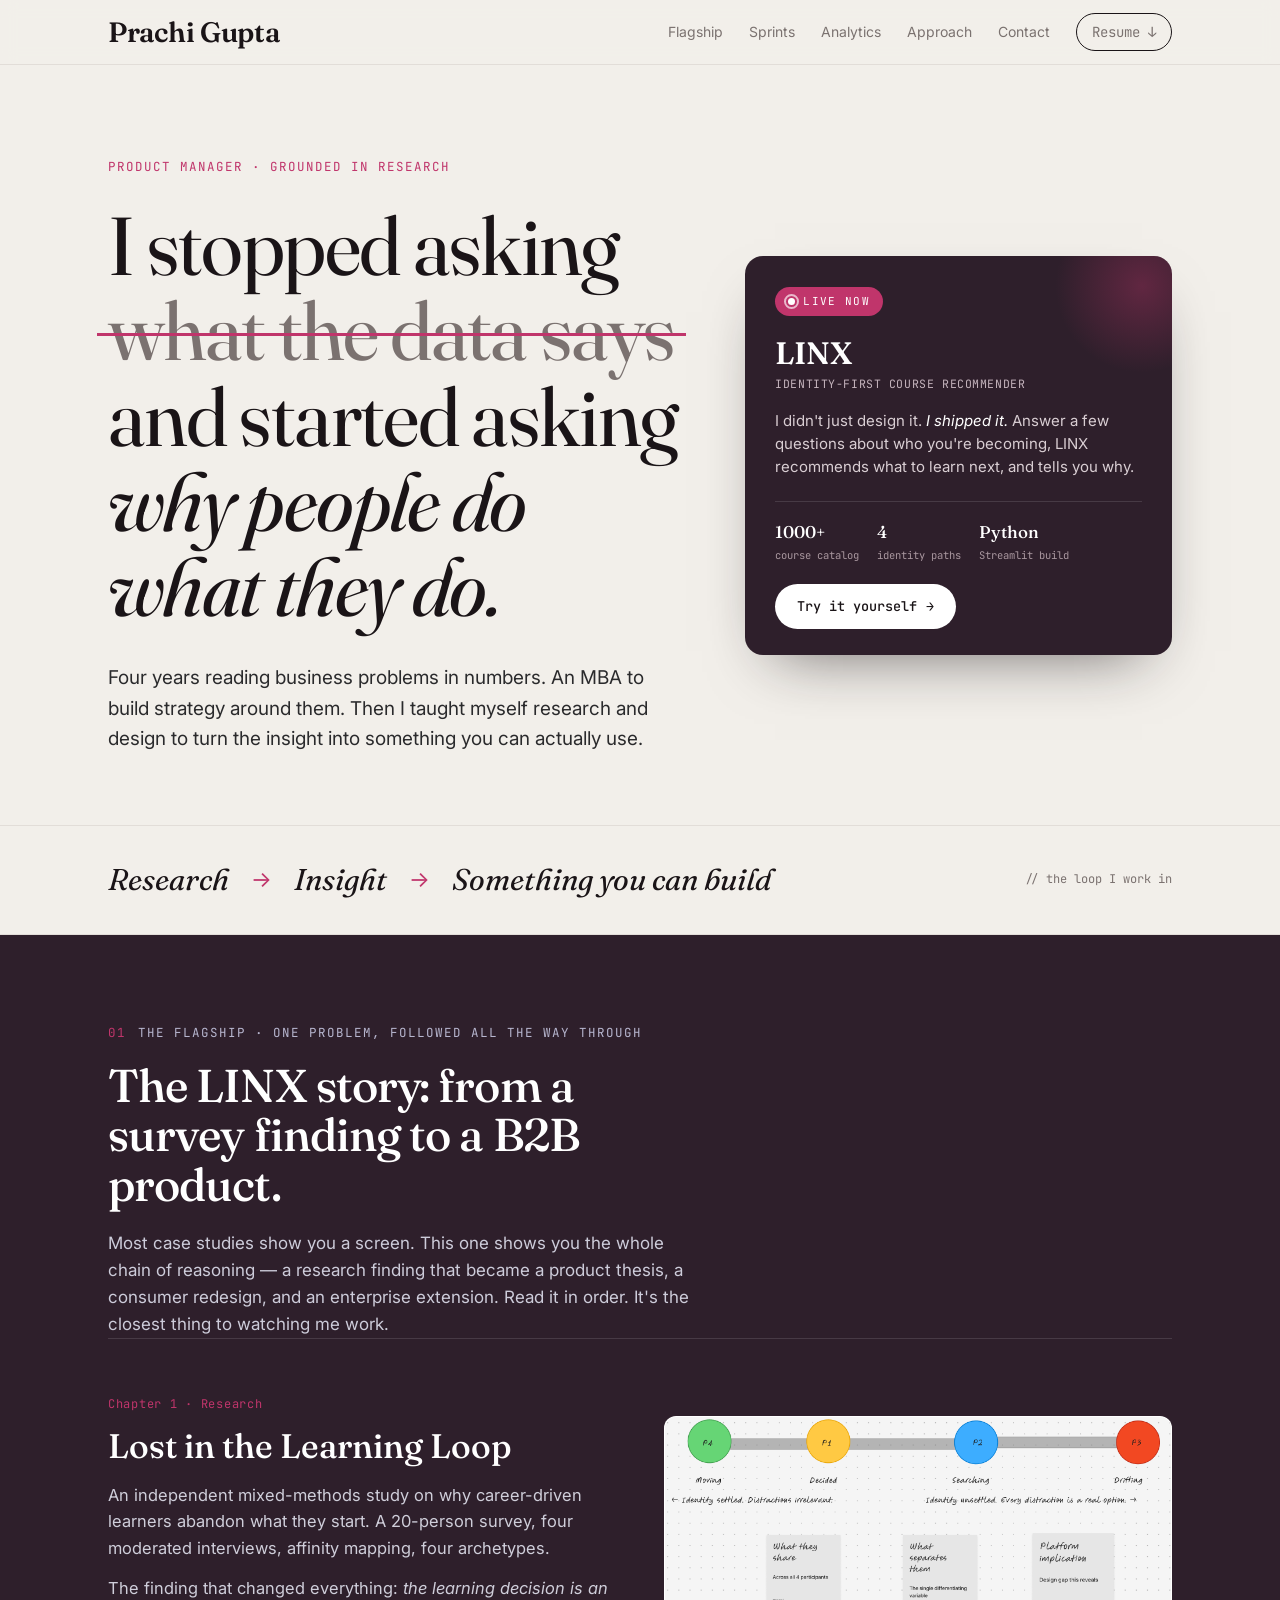
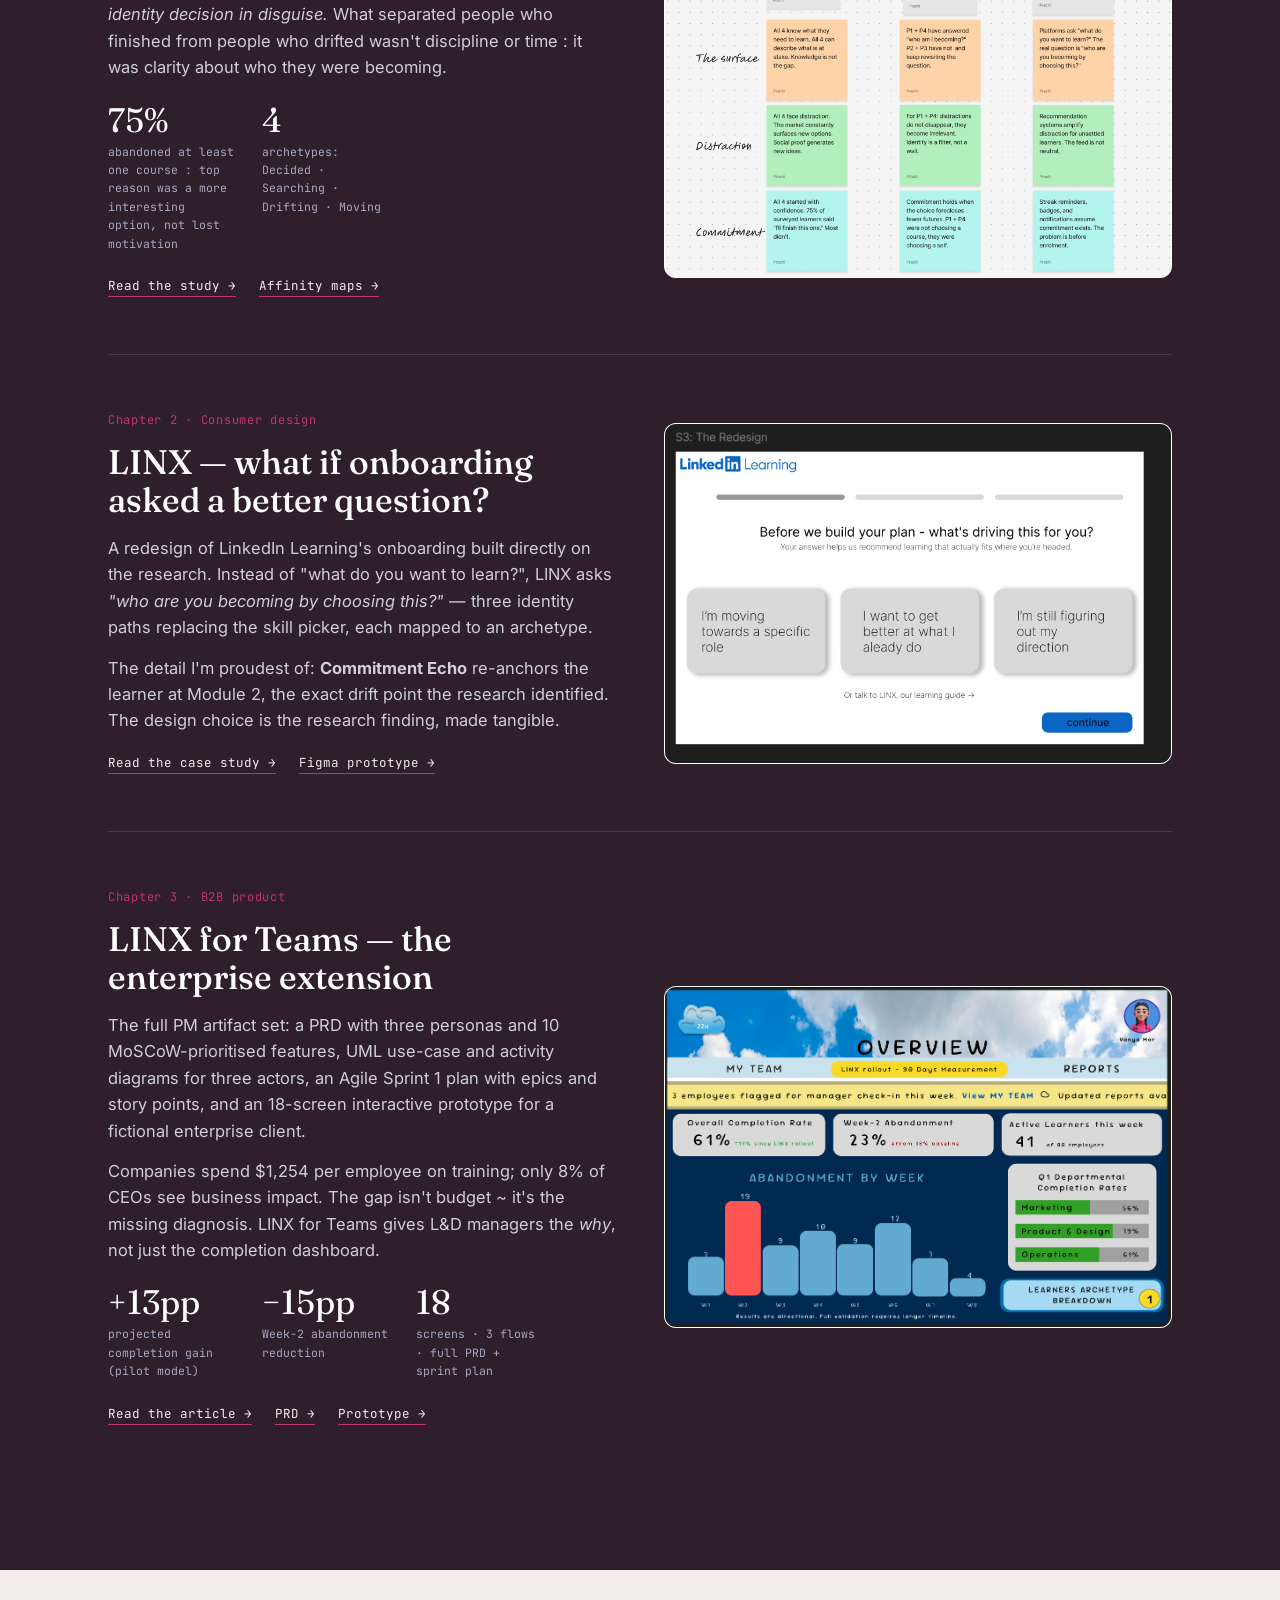
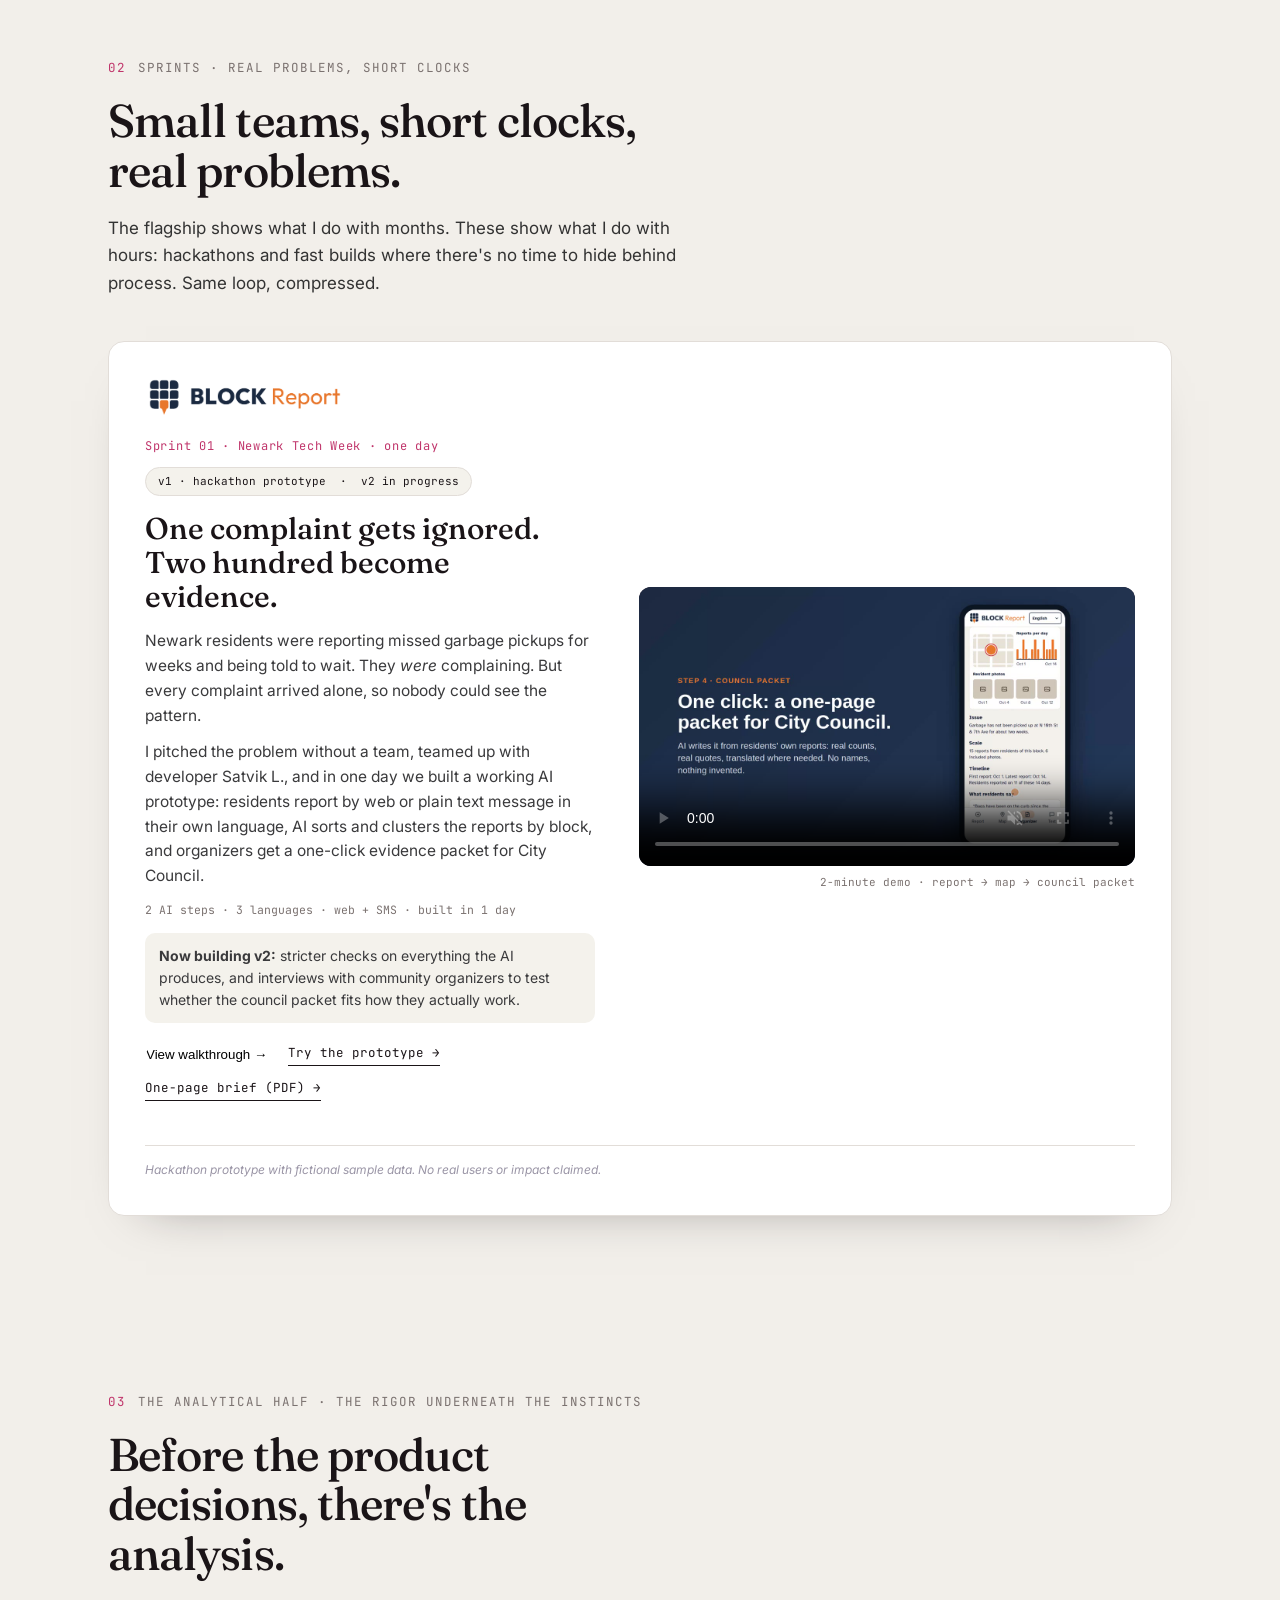
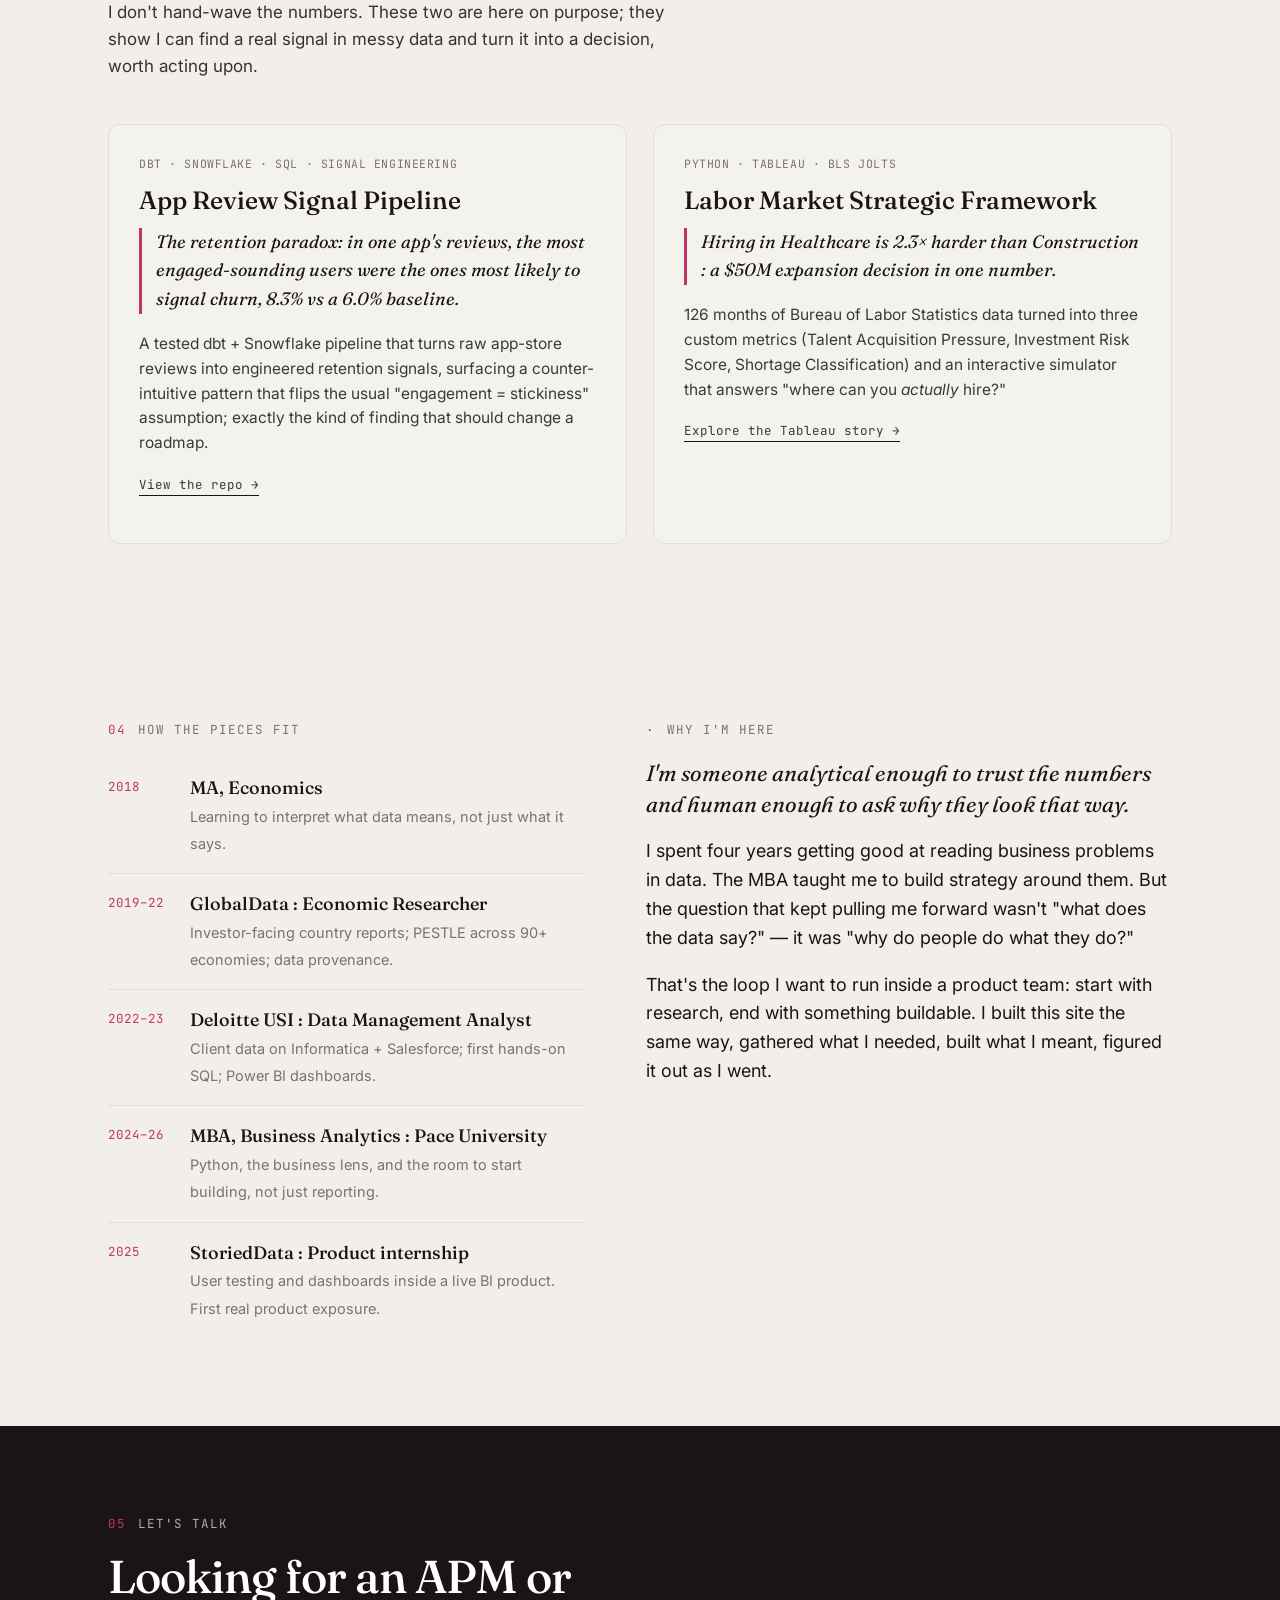
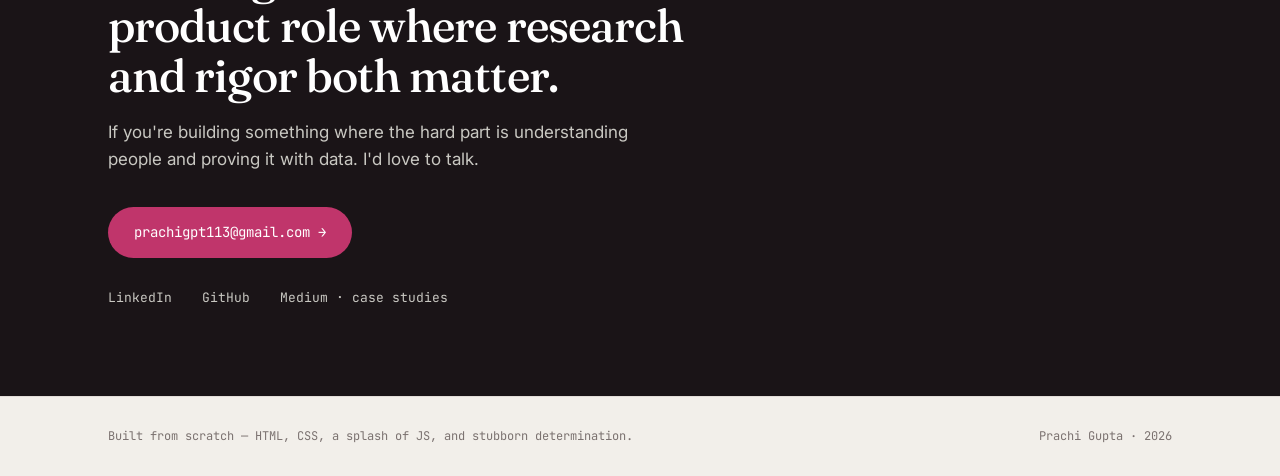
<file: index.html>
<!DOCTYPE html>
<html lang="en">
<head>
<meta charset="UTF-8">
<meta name="viewport" content="width=device-width, initial-scale=1.0">

<!-- Primary -->
<title>Prachi Gupta — Product, grounded in research</title>
<meta name="description" content="Product Analyst with 4 years in Analytics and an MBA from Pace. I follow problems from research to something you can actually build. See the LINX case study." />

<!-- Open Graph -->
<meta property="og:title" content="Prachi Gupta — Product, grounded in research" />
<meta name="google-site-verification" content="Zr354ckAhGsTdF1x82Vcmpm6GjF7bghHja2rUtEfrZg" />
<meta property="og:description" content="Product Analyst with 4 years in Analytics and an MBA from Pace. I follow problems from research to something you can actually build. See the LINX case study." />
<meta property="og:image" content="https://prachigpt113-gif.github.io/Portfolio/images%20P/profile%20picture.jpeg" />
<meta property="og:url" content="https://prachigpt113-gif.github.io/Portfolio/" />
<meta property="og:type" content="website" />

<!-- Twitter card -->
<meta name="twitter:card" content="summary_large_image" />
<meta name="twitter:title" content="Prachi Gupta — Product, grounded in research" />
<meta name="twitter:description" content="Product Analyst with 4 years in data and an MBA from Pace. I follow problems from research to something you can actually build." />
<meta name="twitter:image" content="https://prachigpt113-gif.github.io/Portfolio/images%20P/profile%20picture.jpeg" />

<!-- Fonts: Fraunces (display/serif) · Inter (body) · JetBrains Mono (data/spec) -->
<link rel="preconnect" href="https://fonts.googleapis.com">
<link rel="preconnect" href="https://fonts.gstatic.com" crossorigin>
<link href="https://fonts.googleapis.com/css2?family=Fraunces:ital,opsz,wght@0,9..144,400;0,9..144,500;0,9..144,600;1,9..144,400;1,9..144,500&family=Inter:wght@400;500;600&family=JetBrains+Mono:wght@400;500&display=swap" rel="stylesheet">

<link rel="stylesheet" href="styles.css">
</head>
<body>

<nav>
  <div class="wrap">
    <div class="name">Prachi Gupta</div>
    <div class="links">
      <a href="#flagship">Flagship</a>
      <a href="#sprints">Sprints</a>
      <a href="#analytics">Analytics</a>
      <a href="#approach">Approach</a>
      <a href="#contact">Contact</a>
      <!-- Point this at the Product / APM resume PDF only -->
      <a class="resume" href="Resume/Prachi_Gupta_Product_Analyst_G.pdf" target="_blank" title="Product Resume">Resume ↓</a>
    </div>
  </div>
</nav>

<!-- ============ HERO ============ -->
<!-- <header>
  <div class="wrap">
    <div class="eyebrow">Product Manager · grounded in research</div>
    <h1 class="hero-q">
      I stopped asking <span class="strike">what the data says</span><br>
      and started asking <span class="reveal">why people do what they do.</span>
    </h1>
    <p class="hero-sub">I've spent four years working at the edge between data and decisions — at Deloitte, at GlobalData, and through an MBA that pushed me toward strategy. Now I build the whole chain: research, insight, and something worth building.</b></p>
  </div>
</header> -->
<header>
  <div class="wrap">
    <div class="hero-grid">

      <div class="hero-text">
        <!-- ↓ your EXISTING eyebrow, h1, and hero-sub go here, unchanged ↓ -->
        <div class="eyebrow">Product Manager · grounded in research</div>
        <h1 class="hero-q">
          I stopped asking <span class="strike">what the data says</span><br>
          and started asking <span class="reveal">why people do what they do.</span>
        </h1>
        <p class="hero-sub">Four years reading business problems in numbers. An MBA to build strategy around them. Then I taught myself research and design to turn the insight into something you can actually use.</p>
      </div>

      <a class="live-card" href="https://linx-learning.streamlit.app/" target="_blank" rel="noopener noreferrer">
        <span class="live-badge"><span class="live-dot"></span>Live now</span>
        <div class="live-name">LINX</div>
        <div class="live-sub">identity-first course recommender</div>
        <p class="live-desc">I didn't just design it. <em>I shipped it.</em> Answer a few questions about who you're becoming, LINX recommends what to learn next, and tells you why.</p>
        <div class="live-meta">
          <div class="lm"><b>1000+</b>course catalog</div>
          <div class="lm"><b>4</b>identity paths</div>
          <div class="lm"><b>Python</b>Streamlit build</div>
        </div>
        <span class="live-cta">Try it yourself <span class="arw">&rarr;</span></span>
      </a>

    </div>
  </div>
</header>

<!-- ============ THE LOOP ============ -->
<div class="loop">
  <div class="wrap">
    <span class="step">Research</span><span class="arrow">→</span>
    <span class="step">Insight</span><span class="arrow">→</span>
    <span class="step">Something you can build</span>
    <span class="tag">// the loop I work in</span>
  </div>
</div>

<!-- ============ FLAGSHIP ============ -->
<section class="flagship" id="flagship">
  <div class="wrap">
    <div class="sec-label"><span class="num">01</span><span>The flagship · one problem, followed all the way through</span></div>
    <h2 class="sec-h">The LINX story: from a survey finding to a B2B product.</h2>
    <p class="sec-intro">Most case studies show you a screen. This one shows you the whole chain of reasoning — a research finding that became a product thesis, a consumer redesign, and an enterprise extension. Read it in order. It's the closest thing to watching me work.</p>

    <!-- chapter 1 -->
    <div class="chapter reveal-on-scroll">
      <div class="ch-text">
        <div class="ch-kicker">Chapter 1 · Research</div>
        <h3 class="ch-title">Lost in the Learning Loop</h3>
        <div class="ch-body">
          <p>An independent mixed-methods study on why career-driven learners abandon what they start. A 20-person survey, four moderated interviews, affinity mapping, four archetypes.</p>
          <p>The finding that changed everything: <i>the learning decision is an identity decision in disguise.</i> What separated people who finished from people who drifted wasn't discipline or time : it was clarity about who they were becoming.</p>
        </div>
        <div class="ch-stats">
          <div class="ch-stat"><div class="v">75%</div><div class="l">abandoned at least one course : top reason was a more interesting option, not lost motivation</div></div>
          <div class="ch-stat"><div class="v">4</div><div class="l">archetypes: Decided · Searching · Drifting · Moving</div></div>
        </div>
        <div class="ch-links">
          <a href="https://medium.com/@prachigpt113/lost-in-the-learning-loop-91669eed5cb3" target ="_blank">Read the study →</a>
          <a href="https://www.figma.com/board/oLbSdxxnn84LNid95hdj4n/Learning-Loop" target ="_blank">Affinity maps →</a>
        </div>
      </div>
      <!-- SLOT: replace the placeholder <span> with:-->
 
      <div class="walkthrough" tabindex="0" role="button"
        aria-label="Open the Lost in the Learning Loop walkthrough" data-chapter="1">
          <img src="Resources/CC_Pattern.png" alt="Affinity synthesis: four archetypes across the identity-clarity spectrum">
          <div class="veil"><span>View walkthrough &rarr;</span></div>
      </div>
    </div>

    <!-- chapter 2 -->
    <div class="chapter reveal-on-scroll">
      <div class="ch-text">
        <div class="ch-kicker">Chapter 2 · Consumer design</div>
        <h3 class="ch-title">LINX — what if onboarding asked a better question?</h3>
        <div class="ch-body">
          <p>A redesign of LinkedIn Learning's onboarding built directly on the research. Instead of "what do you want to learn?", LINX asks <i>"who are you becoming by choosing this?"</i> — three identity paths replacing the skill picker, each mapped to an archetype.</p>
          <p>The detail I'm proudest of: <b>Commitment Echo</b> re-anchors the learner at Module 2, the exact drift point the research identified. The design choice is the research finding, made tangible.</p>
        </div>
        <div class="ch-links">
          <a href="https://medium.com/@prachigpt113/what-if-linkedin-learning-asked-a-better-question-299691e74a0b" target ="_blank">Read the case study →</a>
          <a href="https://www.figma.com/proto/3UKJdkKS6mo1YzhaVxZcEn/Learning-Loop--ReDesign" target ="_blank">Figma prototype →</a>
        </div>
      </div>
      <!-- SLOT: <img src="LINX/before-after.png" alt="Before/after onboarding question"> -->
        <div class="walkthrough" tabindex="0" role="button"
          aria-label="Open the LINX redesign walkthrough" data-chapter="2">
          <img src="Resources/S3.png" alt="The redesigned LinkedIn Learning onboarding screen: three identity-based answers">
          <div class="veil"><span>View walkthrough &rarr;</span></div>
      </div>
    </div>

    <!-- chapter 3 -->
    <div class="chapter reveal-on-scroll">
      <div class="ch-text">
        <div class="ch-kicker">Chapter 3 · B2B product</div>
        <h3 class="ch-title">LINX for Teams — the enterprise extension</h3>
        <div class="ch-body">
          <p>The full PM artifact set: a PRD with three personas and 10 MoSCoW-prioritised features, UML use-case and activity diagrams for three actors, an Agile Sprint 1 plan with epics and story points, and an 18-screen interactive prototype for a fictional enterprise client.</p>
          <p>Companies spend $1,254 per employee on training; only 8% of CEOs see business impact. The gap isn't budget ~ it's the missing diagnosis. LINX for Teams gives L&D managers the <i>why</i>, not just the completion dashboard.</p>
        </div>
        <div class="ch-stats">
          <div class="ch-stat"><div class="v">+13pp</div><div class="l">projected completion gain (pilot model)</div></div>
          <div class="ch-stat"><div class="v">−15pp</div><div class="l">Week-2 abandonment reduction</div></div>
          <div class="ch-stat"><div class="v">18</div><div class="l">screens · 3 flows · full PRD + sprint plan</div></div>
        </div>
        <div class="ch-links">
          <a href="https://medium.com/@prachigpt113/linx-for-teams-3267967d2626" target ="_blank">Read the article →</a>
          <a href="https://www.notion.so/LINX-for-Teams-33ffd112d2d780bc8c4dfc65f30ed30d" target ="_blank">PRD →</a>
          <a href="https://www.figma.com/proto/jXir5BTJ5TwT86lcnVQEKd/LINX-for-Teams" target ="_blank">Prototype →</a>
        </div>
      </div>
      <!-- SLOT: <img src="LINX/prd-moscow.png" alt="PRD with MoSCoW prioritisation"> -->
      <div class="walkthrough" tabindex="0" role="button"
        aria-label="Open the LINX for Teams walkthrough" data-chapter="3">
          <img src="Resources/link Vanya overview.png" alt="LINX for Teams: the L&D manager dashboard showing archetype-level diagnosis">
            <div class="veil"><span>View walkthrough &rarr;</span></div>
      </div>
  </div>
</section>

 <!-- ============ SPRINTS ============ -->
<!-- Replace your whole current SPRINTS section with this block.
     Styles are included at the bottom, so nothing else is needed in styles.css. -->
<section class="sprints" id="sprints">
  <div class="wrap">
    <div class="sec-label"><span class="num">02</span><span>Sprints · real problems, short clocks</span></div>
    <h2 class="sec-h">Small teams, short clocks, real problems.</h2>
    <p class="sec-intro">The flagship shows what I do with months. These show what I do with hours: hackathons and fast builds where there's no time to hide behind process. Same loop, compressed.</p>
 
    <!-- ===== SPRINT 01 · BLOCK REPORT =====
         To add a project: copy this whole <article>, paste it below, change the content. -->
    <article class="sc reveal-on-scroll" id="blockreport">
      <div class="sc-text">
        <img class="sc-logo" src="Block Report/block-report-logo-horizontal-2000px.png" alt="BLOCK Report">
        <div class="sc-kicker">Sprint 01 · Newark Tech Week · one day</div>
        <div class="sc-status">v1 · hackathon prototype &nbsp;·&nbsp; v2 in progress</div>
        <h3 class="sc-title">One complaint gets ignored. Two hundred become evidence.</h3>
        <p>Newark residents were reporting missed garbage pickups for weeks and being told to wait. They <i>were</i> complaining. But every complaint arrived alone, so nobody could see the pattern.</p>
        <p>I pitched the problem without a team, teamed up with developer Satvik L., and in one day we built a working AI prototype: residents report by web or plain text message in their own language, AI sorts and clusters the reports by block, and organizers get a one-click evidence packet for City Council.</p>
        <!-- <p class="sc-punch">The hardest part wasn’t the AI. It was deciding what the product should never <i>falsely promise.</i> </p> -->
        <div class="sc-meta">2 AI steps · 3 languages · web + SMS · built in 1 day</div>
        <p class="sc-next"><b>Now building v2:</b> stricter checks on everything the AI produces, and interviews with community organizers to test whether the council packet fits how they actually work.</p>
        <div class="sc-actions">
          <button class="walkthrough sc-open" data-chapter="4" aria-label="Open the BLOCK Report walkthrough">View walkthrough &rarr;</button>
          <a href="Block Report/BLOCK Report Prototype.html" target="_blank" rel="noopener noreferrer">Try the prototype &rarr;</a>
          <a href="Block Report/BLOCK_Report_one_pager.pdf" target="_blank" rel="noopener noreferrer">One-page brief (PDF) &rarr;</a>
        </div>
      </div>
      <div class="sc-media">
        <video controls muted playsinline preload="metadata" poster="Block Report/poster.jpg">
          <source src="Block Report/BLOCK_Report_demo.mp4" type="video/mp4">
        </video>
        <div class="sc-cap">2-minute demo · report → map → council packet</div>
      </div>
      <div class="sc-honest">Hackathon prototype with fictional sample data. No real users or impact claimed.</div>
    </article>
    <!-- ===== END SPRINT 01 ===== -->
 
  </div>
</section>
 
<!-- ============ ANALYTICAL HALF ============ -->
<section id="analytics">
  <div class="wrap">
    <div class="sec-label"><span class="num">03</span><span>The analytical half · the rigor underneath the instincts</span></div>
    <h2 class="sec-h">Before the product decisions, there's the analysis.</h2>
    <p class="sec-intro">I don't hand-wave the numbers. These two are here on purpose; they show I can find a real signal in messy data and turn it into a decision, worth acting upon.</p>

    <div class="grid2">
      <div class="card reveal-on-scroll">
        <div class="ctag">dbt · Snowflake · SQL · signal engineering</div>
        <h3>App Review Signal Pipeline</h3>
        <p class="punch">The retention paradox: in one app's reviews, the most engaged-sounding users were the ones most likely to signal churn, 8.3% vs a 6.0% baseline.</p>
        <p>A tested dbt + Snowflake pipeline that turns raw app-store reviews into engineered retention signals, surfacing a counter-intuitive pattern that flips the usual "engagement = stickiness" assumption; exactly the kind of finding that should change a roadmap.</p>
        <p><a class="more" href="https://github.com/prachigpt113-gif/App-Review-Signal-Pipeline" target="_blank" rel="noopener noreferrer">View the repo &rarr;</a></p>
      </div>

      <div class="card reveal-on-scroll">
        <div class="ctag">Python · Tableau · BLS JOLTS</div>
        <h3>Labor Market Strategic Framework</h3>
        <p class="punch">Hiring in Healthcare is 2.3× harder than Construction : a $50M expansion decision in one number.</p>
        <p>126 months of Bureau of Labor Statistics data turned into three custom metrics (Talent Acquisition Pressure, Investment Risk Score, Shortage Classification) and an interactive simulator that answers "where can you <i>actually</i> hire?"</p>
        <p><a class="more" href="https://public.tableau.com/app/profile/prachi.gupta6069/viz/TheLaborShortageStrategicFramework/Mariasstory"
           target="_blank" rel="noopener noreferrer">Explore the Tableau story &rarr;</a></p>
      </div>
    </div>
  </div>
</section>

<!-- ============ APPROACH / ABOUT ============ -->
<section class="approach" id="approach">
  <div class="wrap">
    <div>
      <div class="sec-label"><span class="num">04</span><span>How the pieces fit</span></div>
      <ul class="arc">
        <li><span class="yr">2018</span><span class="what"><b>MA, Economics</b><span>Learning to interpret what data means, not just what it says.</span></span></li>
        <li><span class="yr">2019–22</span><span class="what"><b>GlobalData : Economic Researcher</b><span>Investor-facing country reports; PESTLE across 90+ economies; data provenance.</span></span></li>
        <li><span class="yr">2022–23</span><span class="what"><b>Deloitte USI : Data Management Analyst</b><span>Client data on Informatica + Salesforce; first hands-on SQL; Power BI dashboards.</span></span></li>
        <li><span class="yr">2024–26</span><span class="what"><b>MBA, Business Analytics : Pace University</b><span>Python, the business lens, and the room to start building, not just reporting.</span></span></li>
        <li><span class="yr">2025</span><span class="what"><b>StoriedData : Product internship</b><span>User testing and dashboards inside a live BI product. First real product exposure.</span></span></li>
      </ul>
    </div>
    <div class="about-body">
      <div class="sec-label"><span class="num">·</span><span>Why I'm here</span></div>
      <p class="lead">I'm someone analytical enough to trust the numbers and human enough to ask why they look that way.</p>
      <p>I spent four years getting good at reading business problems in data. The MBA taught me to build strategy around them. But the question that kept pulling me forward wasn't "what does the data say?" — it was "why do people do what they do?"</p>
      <p>That's the loop I want to run inside a product team: start with research, end with something buildable. I built this site the same way, gathered what I needed, built what I meant, figured it out as I went.</p>
    </div>
  </div>
</section>

<!-- ============ CONTACT ============ -->
<section class="contact" id="contact">
  <div class="wrap">
    <div class="sec-label" style="color:#b0afa9"><span class="num">05</span><span>Let's talk</span></div>
    <h2 class="sec-h">Looking for an APM or product role where research and rigor both matter.</h2>
    <p class="sub">If you're building something where the hard part is understanding people and proving it with data. I'd love to talk.</p>
    <a class="cta" href="mailto:prachigpt113@gmail.com">prachigpt113@gmail.com →</a>
    <div class="socials">
      <a href="https://www.linkedin.com/in/prachi-gupta3">LinkedIn</a>
      <a href="https://github.com/prachigpt113-gif">GitHub</a>
      <a href="https://medium.com/@prachigpt113">Medium · case studies</a>
    </div>
  </div>
</section>

<footer>
  <div class="wrap">
    <span>Built from scratch — HTML, CSS, a splash of JS, and stubborn determination.</span>
    <span>Prachi Gupta · 2026</span>
  </div>
</footer>

<!-- ===================== MODAL ===================== -->
<div class="wt-modal" id="wtModal" aria-hidden="true">
  <div class="wt-stage" role="dialog" aria-modal="true" aria-label="Walkthrough">
    <button class="wt-close" id="wtClose" aria-label="Close">&times;</button>

    <!-- SHEET 1 -->
    <div class="sheet" id="sheet-1">
      <div class="s-top"><div class="s-id"><div class="s-mark">PG</div><div><div class="s-name">Prachi Gupta</div><div class="s-role">Product · UX &amp; Data Research</div></div></div><div class="s-tag hand">mixed-methods research</div></div>
      <div class="s-eyebrow">Lost in the Learning Loop</div>
      <div class="s-hero hand">The learning decision is an <span class="hl">identity</span> decision in disguise.</div>
      <svg class="s-squig" viewBox="0 0 130 8" fill="none"><path d="M2 5.5C20 2 40 2 58 5C76 8 96 8 128 3" stroke="currentColor" stroke-width="3" stroke-linecap="round"/></svg>
      <div class="s-meta">Solo, end-to-end · survey n=20 + 4 moderated interviews · Jan–Mar 2026 · thematic analysis + affinity mapping</div>
      <div class="flow">
        <div class="beat"><div class="blabel">The problem</div><div class="btext">75% of self-directed learners abandon courses. "Low motivation" is the wrong explanation. The real reason was finding something more interesting, which is a decision, not a failure of will.</div></div>
        <div class="beat"><div class="blabel">The approach</div><div class="btext">A survey plus four moderated interviews, mapped on a single axis: how clearly each person knew who they were becoming.</div></div>
        <div class="beat"><div class="blabel">What the data showed</div>
          <div class="vis">
            <div class="spec-ends"><span>&larr; identity settled</span><span>identity unsettled &rarr;</span></div>
            <div class="spec-rail">
              <div class="node" style="left:8%"><div class="dot" style="background:#1D9E75"></div><div class="nm">Moving</div><div class="who">knows the goal,<br>hits real blockers</div></div>
              <div class="node" style="left:36%"><div class="dot" style="background:#C0356B"></div><div class="nm">Decided</div><div class="who">a mentor or a<br>clear destination</div></div>
              <div class="node" style="left:64%"><div class="dot" style="background:#BA7517"></div><div class="nm">Searching</div><div class="who">cycling options,<br>never landing</div></div>
              <div class="node" style="left:92%"><div class="dot" style="background:#A32D2D"></div><div class="nm">Drifting</div><div class="who">so many backups<br>it never feels urgent</div></div>
            </div>
          </div>
        </div>
        <div class="beat"><div class="blabel">The result</div><div class="btext">What separates finishers from drifters isn't discipline or time. It's identity clarity. Four archetypes emerged, and both of my going-in hypotheses turned out wrong.</div></div>
      </div>
      <div class="nums">
        <div class="stat"><div class="bignum p">75%</div><div class="bar"><i></i></div><div class="statlab">abandoned a course. Top reason: something more interesting came along.</div></div>
        <div class="stat"><div class="bignum">4</div><div class="statlab" style="margin-top:11px">archetypes: Decided · Moving · Searching · Drifting</div></div>
        <div class="stat"><div class="bignum">n=20+4</div><div class="statlab" style="margin-top:11px">survey responses + deep interviews</div></div>
      </div>
      <div class="honest">Exploratory study. Directional patterns, not statistically significant.</div>
      <div class="call"><div class="clabel">The call</div>
        <div class="ctext">Platforms ask "what do you want to learn?" The question that actually predicts completion is "who are you becoming by choosing this?"</div>
        <button class="call-next" data-goto="2">Next: turning the research into a redesign &rarr;</button>
      </div>
      <div class="foot"><span class="dig">dig deeper:</span>
        <a href="https://medium.com/@prachigpt113/lost-in-the-learning-loop-91669eed5cb3" target="_blank" rel="noopener noreferrer">Full study</a>
        <a href="https://www.figma.com/board/oLbSdxxnn84LNid95hdj4n/Learning-Loop" target="_blank" rel="noopener noreferrer">Affinity maps</a>
        <span class="handle">@prachigpt113</span></div>
    </div>

    <!-- SHEET 2 (corrected from Part 2 article) -->
    <div class="sheet" id="sheet-2">
      <div class="s-top"><div class="s-id"><div class="s-mark">PG</div><div><div class="s-name">Prachi Gupta</div><div class="s-role">Product · UX &amp; Data Research</div></div></div><div class="s-tag hand">UX research · redesign</div></div>
      <div class="s-eyebrow">What if LinkedIn Learning asked a better question?</div>
      <div class="s-hero hand">What if onboarding asked <span class="hl">who you're becoming</span>, not what you want to learn?</div>
      <svg class="s-squig" viewBox="0 0 130 8" fill="none"><path d="M2 5.5C20 2 40 2 58 5C76 8 96 8 128 3" stroke="currentColor" stroke-width="3" stroke-linecap="round"/></svg>
      <div class="s-meta">UX research → redesign · Figma prototype · grounded in the Learning Loop study</div>
      <div class="flow">
        <div class="beat"><div class="blabel">The problem</div><div class="btext">LinkedIn Learning asks which skills you want to learn. That assumes you've already decided who you're becoming. For most learners, that decision hasn't been made, and the course sits untouched somewhere between Module 1 and Module 2.</div></div>
        <div class="beat"><div class="blabel">The approach</div><div class="btext">Insert one screen before the recommendations. Three answers, each mapped to a research archetype. LINX then uses what LinkedIn already knows, your profile and your network, as an opening guess to confirm or correct, never new data. For the unsettled learner it asks the question that matters most: <em>what happens if you don't pursue this right now?</em></div></div>
        <div class="beat"><div class="blabel">The one move that mattered</div>
          <div class="vis">
            <div class="swap-old">"Which skills are you interested in learning?"</div>
            <div class="swap-arrow">&darr; becomes</div>
            <div class="swap-new">"Before we build your plan, what's driving this for you?"</div>
          </div>
        </div>
        <div class="beat"><div class="blabel">The result</div><div class="btext">A "Commitment Echo" resurfaces the learner's own reason at Module 2, the exact drift point the research identified. Not a streak reminder. A mirror.</div></div>
      </div>
      <div class="nums">
        <div class="stat"><div class="bignum p">3</div><div class="statlab" style="margin-top:11px">identity paths replace the skill picker</div></div>
        <div class="stat"><div class="bignum">Module 2</div><div class="statlab" style="margin-top:11px">the measured drift point, re-anchored by design</div></div>
        <div class="stat"><div class="bignum p">NO<span class="sm"> new data</span></div><div class="statlab" style="margin-top:8px">reuses LinkedIn's existing profile + network graph</div></div>
      </div>
      <div class="honest">A research-grounded design proposal, not a shipped feature with invented metrics.</div>
      <div class="call"><div class="clabel">The call</div>
        <div class="ctext">Treat the moment before enrolment as the design surface. One identity question creates a commitment no post-enrolment nudge can manufacture.</div>
        <button class="call-next" data-goto="3">Next: the same idea, at company scale &rarr;</button>
      </div>
      <div class="foot"><span class="dig">dig deeper:</span>
        <a href="https://medium.com/@prachigpt113/what-if-linkedin-learning-asked-a-better-question-299691e74a0b" target="_blank" rel="noopener noreferrer">Case study</a>
        <a href="https://www.figma.com/proto/3UKJdkKS6mo1YzhaVxZcEn/Learning-Loop--ReDesign" target="_blank" rel="noopener noreferrer">Prototype</a>
        <span class="handle">@prachigpt113</span></div>
    </div>

    <!-- SHEET 3 -->
    <div class="sheet" id="sheet-3">
      <div class="s-top"><div class="s-id"><div class="s-mark">PG</div><div><div class="s-name">Prachi Gupta</div><div class="s-role">Product · UX &amp; Data Research</div></div></div><div class="s-tag hand">0→1 product · PM</div></div>
      <div class="s-eyebrow">LINX for Teams · B2B product concept</div>
      <div class="s-hero hand">For organizations, the gap was never budget. It was <span class="hl">identity</span>.</div>
      <svg class="s-squig" viewBox="0 0 130 8" fill="none"><path d="M2 5.5C20 2 40 2 58 5C76 8 96 8 128 3" stroke="currentColor" stroke-width="3" stroke-linecap="round"/></svg>
      <div class="s-meta">Solo PM, 0→1 · PRD · MoSCoW · Agile sprint plan · UML · interactive Figma prototype</div>
      <div class="flow">
        <div class="beat"><div class="blabel">The problem</div><div class="btext">Companies spend $1,254 per employee, per year, on training; only 8% of CEOs see business impact. L&amp;D has completion data, but no explanation.</div></div>
        <div class="beat"><div class="blabel">The approach</div><div class="btext">A pre-enrolment identity layer for the LMS. One manager toggle gates whether it activates. L&amp;D sees an archetype diagnosis, never individual answers.</div></div>
        <div class="beat"><div class="blabel">The decision the product hinges on</div>
          <div class="vis">
            <div class="swcard"><div class="sw"><div class="knob"></div></div><div><div class="swttl">Mandatory</div><div class="swsub">course loads · LINX stays silent</div></div></div>
            <div class="swcard on"><div class="sw on"><div class="knob"></div></div><div><div class="swttl">Good to have</div><div class="swsub">LINX activates the mirror, asks 4 questions first</div></div></div>
          </div>
        </div>
        <div class="beat"><div class="blabel">The result</div><div class="btext">A full artifact set: PRD with personas and 30/60/90 metrics, UML for three actors, a Sprint 1 plan, and an 18-screen prototype.</div></div>
      </div>
      <div class="nums">
        <div class="stat"><div class="bignum p">$1,254</div><div class="statlab" style="margin-top:11px">per employee, per year, on training</div></div>
        <div class="stat"><div class="bignum">18</div><div class="statlab" style="margin-top:11px">prototype screens across 3 flows</div></div>
        <div class="stat"><div class="bignum">10</div><div class="statlab" style="margin-top:11px">MoSCoW-prioritised features</div></div>
      </div>
      <div class="honest">Proof = problem size + research, not invented launch metrics.</div>
      <div class="call"><div class="clabel">The call</div>
        <div class="ctext">A Mandatory / Good-to-Have toggle on course assignment: one UI control that encodes the entire product philosophy.</div>
        <button class="call-next" data-goto="1">Back to where it began: the research &rarr;</button>
      </div>
      <div class="foot"><span class="dig">dig deeper:</span>
        <a href="https://medium.com/@prachigpt113/linx-for-teams-3267967d2626" target="_blank" rel="noopener noreferrer">Product story</a>
        <a href="https://www.notion.so/LINX-for-Teams-33ffd112d2d780bc8c4dfc65f30ed30d" target="_blank" rel="noopener noreferrer">PRD</a>
        <a href="https://www.figma.com/proto/jXir5BTJ5TwT86lcnVQEKd/LINX-for-Teams?node-id=370-649&starting-point-node-id=73%3A2062" target="_blank" rel="noopener noreferrer">Prototype</a>
        <span class="handle">@prachigpt113</span></div>
    </div>

       <!-- SHEET 4 · BLOCK REPORT -->
    <div class="sheet" id="sheet-4">
      <div class="s-top"><div class="s-id"><div class="s-mark">PG</div><div><div class="s-name">Prachi Gupta</div><div class="s-role">Product · UX &amp; Data Research</div></div></div><div class="s-tag hand">AI civic product · 0→1</div></div>
      <div class="s-eyebrow">BLOCK Report · built in one day</div>
      <div class="s-hero hand">One complaint gets ignored. Two hundred become <span class="hl">evidence</span>.</div>
      <svg class="s-squig" viewBox="0 0 130 8" fill="none"><path d="M2 5.5C20 2 40 2 58 5C76 8 96 8 128 3" stroke="currentColor" stroke-width="3" stroke-linecap="round"/></svg>
      <div class="s-meta">PM with developer Satvik L. · one-day civic hackathon · web + SMS prototype · 2 AI steps</div>
      <div class="flow">
        <div class="beat"><div class="blabel">The problem</div><div class="btext">Some Newark blocks went weeks without garbage pickup, and residents who called were told to wait. "People don't complain" was the wrong explanation. Every complaint arrived alone, so no one could see the pattern.</div></div>
        <div class="beat"><div class="blabel">The approach</div><div class="btext">Let residents report from any phone, in their own words. AI sorts each report into one of five categories and asks one question if something is missing. Reports on the same block form a cluster, and a block or tenant association turns that cluster into a one-page council packet. <em>Count neighbors, not reports.</em></div></div>
        <div class="beat"><div class="blabel">The decision the product hinges on</div>
          <div class="vis">
            <div class="swap-old">"Thanks for reporting. We'll follow up."</div>
            <div class="swap-arrow">&darr; becomes</div>
            <div class="swap-new">"Your report is counted. 14 neighbors have reported this."</div>
          </div>
        </div>
        <div class="beat"><div class="blabel">The result</div><div class="btext">A working prototype: report form with AI category suggestions, SMS flow, cluster map, and a council packet that uses only real counts and quotes, with no names and nothing invented.</div></div>
      </div>
      <div class="nums">
        <div class="stat"><div class="bignum p">2</div><div class="statlab" style="margin-top:11px">AI steps, each where it saves people real work</div></div>
        <div class="stat"><div class="bignum">3</div><div class="statlab" style="margin-top:11px">languages: English · Spanish · Portuguese</div></div>
        <div class="stat"><div class="bignum">1 day</div><div class="statlab" style="margin-top:11px">from problem to working prototype</div></div>
      </div>
      <div class="honest">Hackathon prototype with fictional sample data. No real users or impact claimed.</div>
      <div class="call"><div class="clabel">The call</div>
        <div class="ctext">The hard part wasn't the AI. It was deciding what to promise residents, and what not to. A tool people trust has to say only what it can deliver.</div>
        <a class="call-link" href="Block Report/BLOCK Report Prototype.html" target="_blank" rel="noopener noreferrer">Try the prototype &rarr;</a>
      </div>
      <div class="foot"><span class="dig">dig deeper:</span>
        <a href="Block Report/BLOCK Report Prototype.html" target="_blank" rel="noopener noreferrer">Prototype</a>
        <a href="Block Report/BLOCK_Report_demo.mp4" target="_blank" rel="noopener noreferrer">Demo video</a>
        <a href="Block Report/BLOCK_Report_one_pager.pdf" target="_blank" rel="noopener noreferrer">One-page brief</a>
        <span class="handle">@prachigpt113</span></div>
    </div>

  </div>
</div>

<script src="script.js"></script>
</body>
</html>
</file>
<file: styles.css>
/* =========================================================
   Prachi Gupta — portfolio styles
   Palette: warm-neutral paper, near-black ink, ONE bold
   accent (persimmon). Serif = human/research voice,
   Mono = data/spec voice. The type system carries the
   "analytic + product" duality so we don't need a 2nd color.
   ========================================================= */
:root{
--paper:#F2EFEA;  --ink:#1A1417;  --persimmon:#C0356B;
--indigo:#2E1F2B; --muted:#7B7270; --paper-on-dark:#F1ECEE;
--line:#E2DDD8;
}


*{
    box-sizing:border-box;
    margin:0;padding:0
}
html{scroll-behavior:smooth}
body{
  background:var(--paper);color:var(--ink);
  font-family:"Inter",system-ui,sans-serif;
  font-size:17px;line-height:1.6;-webkit-font-smoothing:antialiased;
}
.wrap{max-width:1120px;
    margin:0 auto;
    padding:0 28px}
.serif{font-family:"Fraunces",Georgia,serif}
.mono{font-family:"JetBrains Mono",monospace}
a{color:inherit}

/* ---------- nav ---------- */
nav{
    position:sticky;
    top:0;
    z-index:50;
    background:color-mix(in srgb,var(--paper) 88%,transparent);
    backdrop-filter:blur(8px);
    border-bottom:1px solid var(--line)}
nav .wrap{
    display:flex;
    align-items:center;
    justify-content:space-between;
    height:64px}
nav .name{
    font-family:"Fraunces";
    font-weight:600;font-size:28px;
    letter-spacing:-.01em}
nav .links{
    display:flex;
    gap:26px;
    align-items:center}
nav .links a{
    font-size:14px;
    text-decoration:none;
    color:var(--muted);
    transition:color .2s}
nav .links a:hover{color:var(--ink)}
nav .resume{
    font-family:"JetBrains Mono";
    font-size:12.5px;
    border:1px solid var(--ink);
    border-radius:999px;
    padding:7px 15px;
    color:var(--ink);
    text-decoration:none;
    transition:.2s}
nav .resume:hover{
    background:var(--ink);
    color:var(--paper-on-dark, #F1ECEE)}
@media(max-width:720px){nav .links a:not(.resume){display:none}}

/* ---------- hero ---------- */
header{padding:92px 0 70px}
.eyebrow{
    font-family:"JetBrains Mono";
    font-size:12.5px;
    letter-spacing:.08em;
    text-transform:uppercase;
    color:var(--persimmon);
    margin-bottom:26px}
.hero-q{
    font-family:"Fraunces";
    font-weight:400;
    letter-spacing:-.02em;
    line-height:1.04;
    font-size:clamp(38px,7vw,82px);
    max-width:14ch}
.hero-q .strike{
    position:relative;
    color:var(--muted);
    white-space:nowrap}
.hero-q .strike::after{
    content:"";
    position:absolute;
    left:-2%;
    right:-2%;
    top:52%;
    height:3px;
    background:var(--persimmon);
    transform:scaleX(0);
    transform-origin:left;
    animation:strike 1s .8s forwards cubic-bezier(.7,0,.3,1)}
.hero-q .reveal{
    display:inline-block;
    font-style:italic;
    color:var(--ink);
    opacity:0;
    transform:translateY(.25em);
    animation:rise .8s 1.7s forwards ease-out}
@keyframes strike{to{transform:scaleX(1)}}
@keyframes rise{to{opacity:1;transform:none}}
.hero-sub{
    margin-top:34px;
    max-width:46ch;
    font-size:19px;
    color:#2a2a2c}
.hero-sub b{font-weight:600}
@media(prefers-reduced-motion:reduce){
  .hero-q .strike::after{animation:none;
    transform:scaleX(1)}
  .hero-q .reveal{
    animation:none;
    opacity:1;
    transform:none}
}

/* ---------- the loop ---------- */
.loop{
    border-top:1px solid var(--line);
    border-bottom:1px solid var(--line);
    padding:30px 0}
.loop .wrap{
    display:flex;
    flex-wrap:wrap;
    align-items:center;
    gap:14px 22px}
.loop .step{font-family:"Fraunces";
    font-style:italic;
    font-size:clamp(20px,3vw,30px)}
.loop .arrow{color:var(--persimmon);font-size:22px}
.loop .tag{
    font-family:"JetBrains Mono";
    font-size:12px;
    color:var(--muted);
    margin-left:auto}
@media(max-width:720px){.loop .tag{margin-left:0;width:100%}}

/* ---------- section heads ---------- */
section{padding:88px 0}
.sec-label{
    font-family:"JetBrains Mono";
    font-size:12.5px;letter-spacing:.08em;
    text-transform:uppercase;
    color:var(--muted);
    display:flex;
    gap:12px;
    align-items:baseline;
    margin-bottom:18px}
.sec-label .num{color:var(--persimmon)}
.sec-h{
    font-family:"Fraunces";
    font-weight:500;
    font-size:clamp(28px,4.5vw,46px);
    letter-spacing:-.02em;line-height:1.08;max-width:18ch}
.sec-intro{
    margin-top:20px;
    max-width:54ch;
    color:#333}

/* ---------- flagship (dark) ---------- */
.flagship{
    background:var(--indigo);
    color:var(--paper-on-dark)}
.flagship .sec-label{color:#b7b6cf}
.flagship .sec-h{color:#fff}
.flagship .sec-intro{color:#cdccda}
.chapter{
    display:grid;
    grid-template-columns:1fr 1fr;
    gap:48px;align-items:center;
    padding:56px 0;
    border-top:1px solid #ffffff1f}
.chapter:nth-child(even) .ch-media{order:2}
.ch-kicker{font-family:"JetBrains Mono";font-size:12px;letter-spacing:.06em;color:var(--persimmon);margin-bottom:14px}
.ch-title{font-family:"Fraunces";font-weight:500;font-size:clamp(24px,3.2vw,34px);line-height:1.1;margin-bottom:16px;color:#fff}
.ch-body{color:#cfceda;font-size:16.5px}
.ch-body p{margin-bottom:14px}
.ch-stats{display:flex;gap:28px;flex-wrap:wrap;margin:22px 0 18px}
.ch-stat .v{font-family:"Fraunces";font-size:34px;color:#fff;line-height:1}
.ch-stat .l{font-family:"JetBrains Mono";font-size:11.5px;color:#a9a8c2;margin-top:6px;max-width:18ch}
.ch-links a{font-family:"JetBrains Mono";font-size:12.5px;color:var(--paper-on-dark);
    text-decoration:none;border-bottom:1px solid var(--persimmon);padding-bottom:2px;margin-right:18px}
.ch-media{aspect-ratio:4/3;border-radius:10px;border:1px solid #ffffff2e;
    background:repeating-linear-gradient(135deg,#ffffff0a 0 12px,#ffffff03 12px 24px);
    display:flex;align-items:center;justify-content:center;text-align:center;padding:22px}
.ch-media span{font-family:"JetBrains Mono";font-size:12px;color:#9b9ab4;max-width:24ch}
.ch-media img{
    width:100%;
    height:100%;
    object-fit:cover;
    border-radius:10px}
.ch-media.filled{ 
    aspect-ratio:auto; 
    background:none; 
    border:none; 
    padding:0; 
    display:block; }
.ch-media.filled img{ 
    width:100%; 
    height:auto; 
    display:block; 
    border-radius:10px; 
    border:1px solid #ffffff2e; }
@media(max-width:760px){.chapter{grid-template-columns:1fr;gap:24px}
    .chapter .ch-media{order:-1 !important}}

/* ---------- analytical half ---------- */
.grid2{
    display:grid;
    grid-template-columns:1fr 1fr;
    gap:26px;
    margin-top:44px}
@media(max-width:760px){.grid2{grid-template-columns:1fr}}
.card{
    border:1px solid var(--line);
    border-radius:12px;
    padding:30px;
    background:#f4f2ec;
    transition:transform .25s,box-shadow .25s}
.card:hover{
    transform:translateY(-4px);
    box-shadow:0 18px 40px -28px #00000055}
.card .ctag{
    font-family:"JetBrains Mono";
    font-size:11.5px;
    color:var(--muted);
    text-transform:uppercase;
    letter-spacing:.05em}
.card h3{
    font-family:"Fraunces";
    font-weight:500;
    font-size:25px;
    margin:12px 0 14px;
    line-height:1.12}
.card p{
    font-size:15.5px;
    color:#3a3a3c;
    margin-bottom:16px}
.card .punch{
    font-family:"Fraunces";
    font-style:italic;
    font-size:18px;
    color:var(--ink);
    border-left:3px solid var(--persimmon);
    padding-left:14px;
    margin-bottom:18px}
.card .stack{
    font-family:"JetBrains Mono";
    font-size:11.5px;
    color:var(--muted)}
.card a.more{
    font-family:"JetBrains Mono";
    font-size:12.5px;
    text-decoration:none;
    border-bottom:1px solid var(--ink);
    padding-bottom:2px}

.ongoing{
  display:inline-flex; align-items:center; gap:7px;
  font-family:"JetBrains Mono"; font-size:11.5px; letter-spacing:.03em;
  color:var(--persimmon); border:1px solid var(--persimmon);
  border-radius:999px; padding:5px 12px; position:relative; overflow:hidden;
}
.ongoing::before{ /* the little pulsing dot */
  content:""; width:7px; height:7px; border-radius:50%;
  background:var(--persimmon); animation:pulse 1.6s ease-in-out infinite;
}
@keyframes pulse{ 0%,100%{opacity:1} 50%{opacity:.25} }

/* the shimmer sweep across the chip */
.ongoing::after{
  content:""; position:absolute; inset:0;
  background:linear-gradient(110deg, transparent 30%, rgba(192,53,107,.14) 50%, transparent 70%);
  transform:translateX(-100%); animation:shimmer 2.8s ease-in-out infinite;
}
@keyframes shimmer{ 0%{transform:translateX(-100%)} 60%,100%{transform:translateX(100%)} }
@media(prefers-reduced-motion:reduce){
  .ongoing::before,.ongoing::after{animation:none}
  .ongoing::after{display:none}
}

/*important*/
/* ===== hover-blur walkthrough (wraps the SET IMAGE) ===== */
.walkthrough{
  position:relative;
  display:block;
  border-radius:12px;
  overflow:hidden;
  cursor:pointer;
  border:1px solid #ffffff2e;
  background:#fff}
.walkthrough img{
  width:100%;
  height:auto;
  display:block;
  transition:filter .35s ease, transform .35s ease}
.walkthrough .veil{
  position:absolute;
  inset:0;display:flex;
  align-items:center;
  justify-content:center;
  opacity:0;
  transition:opacity .35s ease;
  background:rgba(46,31,43,.22)}
.walkthrough .veil span{
  font-family:'JetBrains Mono';
  font-size:13px;letter-spacing:.04em;
  color:#fff;
  border:1.5px solid #fff;
  border-radius:999px;
  padding:11px 21px;
  background:rgba(46,31,43,.5);
  transform:translateY(6px);
  transition:transform .35s ease}
.walkthrough:hover img{filter:blur(3px) brightness(.6)}
.walkthrough:hover .veil{opacity:1}
.walkthrough:hover .veil span{transform:none}
.walkthrough:focus-visible{
  outline:2px solid var(--persimmon);
  outline-offset:3px}

/* ===== modal ===== */
.wt-modal{
  position:fixed;
  inset:0;z-index:100;
  display:flex;align-items:
  flex-start;
  justify-content:center;
  padding:38px 16px;
  background:rgba(10,7,9,.76);
  backdrop-filter:blur(4px);
  overflow-y:auto;
  opacity:0;
  visibility:hidden;
  transition:opacity .28s, visibility .28s}
.wt-modal.open{
  opacity:1;
  visibility:visible}
.wt-stage{
  position:relative;
  width:760px;max-width:100%;
  transform:translateY(14px) scale(.99);
  transition:transform .28s}
.wt-modal.open .wt-stage{transform:none}
.wt-close{
  position:absolute;
  top:-12px;right:-12px;
  z-index:5;width:42px;
  height:42px;border-radius:50%;
  border:none;
  background:var(--ink);
  color:#fff;
  font-size:23px;
  cursor:pointer;
  display:flex;
  align-items:center;
  justify-content:center;
  box-shadow:0 6px 18px -6px #000;
  transition:transform .2s, background .2s}
.wt-close:hover{
  transform:scale(1.08);
  background:var(--persimmon)}
@media(max-width:600px){.wt-close{top:6px;right:6px}}

/* ===== infograph sheet ===== */
.sheet{display:none;background:var(--paper);background-image:radial-gradient(rgba(26,20,23,0.05) 1px,transparent 1px);background-size:22px 22px;border:1px solid var(--line);border-radius:16px;padding:40px 44px 34px;color:var(--ink)}
.sheet.active{display:block}
.s-top{display:flex;align-items:center;justify-content:space-between;margin-bottom:20px}
.s-id{display:flex;align-items:center;gap:11px}
.s-mark{width:38px;height:38px;border-radius:10px;background:var(--persimmon);display:flex;align-items:center;justify-content:center;color:#fff;font-weight:700;font-size:15px;letter-spacing:.5px}
.s-name{font-weight:700;font-size:15px;line-height:1.1}
.s-role{font-size:11px;color:var(--muted)}
.s-tag{font-size:20px;color:var(--muted)}
.s-eyebrow{font-family:'JetBrains Mono';font-size:11px;letter-spacing:.1em;color:var(--persimmon);text-transform:uppercase;margin-bottom:10px}
.s-hero{font-size:38px;font-weight:700;line-height:1.03;margin-bottom:2px}
.s-hero .hl{color:var(--persimmon)}
.s-squig{display:block;width:120px;height:8px;margin:2px 0 12px;color:var(--persimmon)}
.s-meta{font-size:12.5px;color:var(--muted);font-weight:500;margin-bottom:26px}
.flow{position:relative;padding-left:34px;margin-bottom:26px}
.flow::before{content:"";position:absolute;left:10px;top:8px;bottom:8px;width:2px;background:linear-gradient(var(--persimmon),var(--accent-soft))}
.beat{position:relative;margin-bottom:20px}
.beat:last-child{margin-bottom:0}
.beat::before{content:"";position:absolute;left:-29px;top:2px;width:14px;height:14px;border-radius:50%;background:var(--paper);border:2.5px solid var(--persimmon)}
.beat .blabel{font-family:'JetBrains Mono';font-size:11px;letter-spacing:.08em;color:var(--persimmon);text-transform:uppercase;margin-bottom:5px}
.beat .btext{font-size:14.5px;color:var(--ink);line-height:1.55}
.beat .btext em{font-style:italic;color:var(--accent-ink)}
.vis{margin-top:10px}
.swcard{background:#fff;border:1px solid var(--line);border-radius:11px;padding:11px 14px;display:flex;align-items:center;gap:12px;margin-bottom:9px}
.swcard.on{border:2px solid var(--persimmon)}
.sw{width:44px;height:25px;border-radius:13px;flex:none;position:relative;background:#D8D2D4}
.sw.on{background:var(--persimmon)}
.knob{position:absolute;top:3px;left:3px;width:19px;height:19px;border-radius:50%;background:#fff;box-shadow:0 1px 2px rgba(0,0,0,.2)}
.sw.on .knob{left:22px}
.swttl{font-size:14px;font-weight:600}
.swsub{font-size:12px;color:var(--muted)}
.swap-old{font-size:16px;color:var(--muted);text-decoration:line-through;text-decoration-color:var(--persimmon)}
.swap-arrow{font-size:14px;color:var(--persimmon);margin:3px 0}
.swap-new{font-family:'Caveat',cursive;font-size:27px;color:var(--persimmon);line-height:1.05}
.spec-ends{display:flex;justify-content:space-between;font-size:11px;color:var(--muted);font-weight:600;margin-bottom:4px}
.spec-rail{position:relative;height:3px;background:var(--line);border-radius:2px;margin:24px 6px 70px}
.node{
    position:absolute;
    top:50%;transform:translate(-50%,-50%);
    display:flex;flex-direction:column;
    align-items:center;
    width:108px}
.node .dot{
    width:18px;
    height:18px;
    border-radius:50%;
    border:2px solid var(--paper)}
.node .nm{
    font-family:'Caveat',cursive;
    font-size:19px;
    margin-top:3px;
    line-height:1}
.node .who{
    font-size:10px;
    color:var(--muted);
    text-align:center;
    margin-top:2px;
    line-height:1.3}
.nums{display:grid;grid-template-columns:repeat(3,1fr);gap:13px;margin-bottom:7px}
.stat{background:#fff;border:1px solid var(--line);border-radius:11px;padding:13px 14px}
.bignum{font-size:27px;font-weight:700}
.bignum.p{color:var(--persimmon)}
.bignum .sm{font-size:15px;color:var(--ink);font-weight:600}
.bar{height:7px;background:#EDEAE4;border-radius:4px;margin:7px 0;overflow:hidden}
.bar i{display:block;height:100%;width:75%;background:var(--persimmon)}
.dots{display:flex;gap:5px;margin-bottom:5px}
.dots span{width:14px;height:14px;border-radius:50%}
.statlab{font-size:11px;color:var(--muted);line-height:1.4}
.honest{font-size:11.5px;color:#9A95A6;font-style:italic;margin:13px 0 22px}
.call{border:1.5px solid var(--persimmon);border-radius:13px;padding:16px 18px;margin-bottom:24px;background:#fff}
.call .clabel{font-family:'JetBrains Mono';font-size:11px;letter-spacing:.08em;color:var(--persimmon);text-transform:uppercase;margin-bottom:7px}
.call .ctext{font-size:14px;color:var(--ink);line-height:1.5;margin-bottom:13px}
.call-next{display:inline-flex;align-items:center;gap:8px;font-family:'JetBrains Mono';font-size:12.5px;font-weight:500;background:var(--persimmon);color:#fff;border:none;border-radius:999px;padding:9px 17px;cursor:pointer;transition:filter .2s, transform .2s}
.call-next:hover{filter:brightness(1.08);transform:translateX(2px)}
.foot{border-top:1px solid var(--line);padding-top:14px;display:flex;align-items:center;gap:15px;flex-wrap:wrap}
.foot .dig{font-family:'Caveat',cursive;font-size:19px;color:var(--muted)}
.foot a{font-size:12.5px;color:var(--persimmon);font-weight:600;text-decoration:none;border-bottom:1.5px solid var(--accent-soft);padding-bottom:1px}
.foot a:hover{border-bottom-color:var(--persimmon)}
.handle{margin-left:auto;font-size:11.5px;color:var(--muted)}
@media(max-width:600px){.sheet{padding:28px 22px}.s-hero{font-size:30px}.node{width:80px}.node .who{display:none}}

/* ---------- approach / about ---------- */
.approach .wrap{display:grid;grid-template-columns:1fr 1.1fr;gap:60px;align-items:start}
@media(max-width:820px){.approach .wrap{grid-template-columns:1fr;gap:30px}}
.arc{list-style:none}
.arc li{display:flex;gap:18px;padding:16px 0;border-top:1px solid var(--line)}
.arc li:first-child{border-top:none}
.arc .yr{font-family:"JetBrains Mono";font-size:12.5px;color:var(--persimmon);min-width:64px;padding-top:3px}
.arc .what b{font-family:"Fraunces";font-weight:500;font-size:18px;display:block}
.arc .what span{font-size:14.5px;color:var(--muted)}
.about-body p{margin-bottom:18px;font-size:18px}
.about-body .lead{font-family:"Fraunces";font-style:italic;font-size:22px;line-height:1.4}

/* ---------- contact ---------- */
.contact{background:var(--ink);color:var(--paper)}
.contact .sec-h{color:#fff;max-width:20ch}
.contact .sub{color:#c9c8c2;max-width:48ch;margin-top:18px}
.contact .cta{display:inline-block;margin-top:34px;font-family:"JetBrains Mono";font-size:14px;
    background:var(--persimmon);color:#fff;text-decoration:none;padding:14px 26px;border-radius:999px;transition:.2s}
.contact .cta:hover{filter:brightness(1.08)}
.contact .socials{margin-top:30px;font-family:"JetBrains Mono";font-size:13px}
.contact .socials a{color:#c9c8c2;text-decoration:none;margin-right:22px;border-bottom:1px solid transparent;padding-bottom:2px}
.contact .socials a:hover{color:#fff;border-color:var(--persimmon)}
footer{padding:30px 0;border-top:1px solid var(--line)}
footer .wrap{display:flex;justify-content:space-between;flex-wrap:wrap;gap:10px;
    font-family:"JetBrains Mono";font-size:12px;color:var(--muted)}

.slot{outline:1px dashed #ff4d2e88;outline-offset:4px}

/* ---------- scroll reveal (progressive enhancement) ----------
   Only hides content once JS has added .js to <html>, so the
   page is fully readable even if JS never runs. */
.js .reveal-on-scroll{opacity:0;transform:translateY(22px);
    transition:opacity .7s ease,transform .7s ease}
.js .reveal-on-scroll.in{opacity:1;transform:none}
@media(prefers-reduced-motion:reduce){
  .js .reveal-on-scroll{opacity:1;transform:none;transition:none}
}

/*July 13*/
/* ===== HERO: two columns ===== */
.hero-grid{display:grid;grid-template-columns:1.15fr .85fr;gap:60px;align-items:center}
@media(max-width:900px){.hero-grid{grid-template-columns:1fr;gap:44px}}

/* ===== LIVE APP CARD ===== */
.live-card{
  position:relative;display:block;text-decoration:none;color:var(--paper-on-dark);
  background:var(--indigo);border-radius:18px;padding:30px 30px 26px;
  box-shadow:0 26px 60px -30px rgba(26,20,23,.65);
  transition:transform .3s ease, box-shadow .3s ease;overflow:hidden;
}
.live-card:hover{transform:translateY(-5px);box-shadow:0 34px 70px -30px rgba(26,20,23,.75)}
.live-card::before{content:"";position:absolute;top:-60px;right:-60px;width:180px;height:180px;border-radius:50%;
  background:radial-gradient(circle, rgba(192,53,107,.35), transparent 68%);pointer-events:none}

.live-badge{display:inline-flex;align-items:center;gap:8px;font-family:'JetBrains Mono';font-size:11px;
  letter-spacing:.12em;text-transform:uppercase;color:#fff;background:var(--persimmon);
  border-radius:999px;padding:6px 13px;margin-bottom:20px}
.live-dot{width:7px;height:7px;border-radius:50%;background:#fff;position:relative}
.live-dot::after{content:"";position:absolute;inset:-4px;border-radius:50%;border:2px solid rgba(255,255,255,.65);
  animation:ping 1.8s ease-out infinite}
@keyframes ping{0%{transform:scale(.75);opacity:.9}100%{transform:scale(1.9);opacity:0}}

.live-name{font-family:'Fraunces';font-weight:600;font-size:31px;color:#fff;line-height:1.1;margin-bottom:4px}
.live-sub{font-family:'JetBrains Mono';font-size:11.5px;letter-spacing:.05em;color:#c4b3bc;text-transform:uppercase;margin-bottom:16px}
.live-desc{font-size:15px;color:#d9ced3;line-height:1.55;margin-bottom:22px}
.live-desc em{font-style:italic;color:#fff}

.live-meta{display:flex;gap:18px;flex-wrap:wrap;padding-top:16px;border-top:1px solid #ffffff1f;margin-bottom:20px}
.lm{font-family:'JetBrains Mono';font-size:10.5px;color:#a9979f}
.lm b{display:block;font-family:'Fraunces';font-size:17px;color:#fff;font-weight:500;margin-bottom:2px}

.live-cta{display:inline-flex;align-items:center;gap:9px;font-family:'JetBrains Mono';font-size:13.5px;font-weight:500;
  background:#fff;color:var(--ink);border-radius:999px;padding:12px 22px;transition:gap .25s ease}
.live-card:hover .live-cta{gap:14px}
.live-cta .arw{transition:transform .25s ease}
.live-card:hover .live-cta .arw{transform:translateX(2px)}

@media(prefers-reduced-motion:reduce){
  .live-dot::after{animation:none;display:none}
  .live-card{transition:none}
}

* =========================================================
   Sprints section (BLOCK Report and future sprints)
   ========================================================= */
.sprints{border-bottom:1px solid var(--line)}
 
.sc{
  display:grid;grid-template-columns:1fr 1.1fr;gap:44px;align-items:center;
  margin-top:44px;padding:36px;background:#fff;
  border:1px solid var(--line);border-radius:16px;
  box-shadow:0 22px 50px -38px rgba(26,20,23,.5)}
.sc + .sc{margin-top:28px}
 
.sc-logo{display:block;width:200px;max-width:70%;height:auto;margin-bottom:20px}
.sc-kicker{font-family:"JetBrains Mono";font-size:12px;letter-spacing:.06em;color:var(--persimmon);margin-bottom:10px}
.sc-status{
  display:inline-block;font-family:"JetBrains Mono";font-size:11px;color:var(--ink);
  background:#f4f2ec;border:1px solid var(--line);border-radius:999px;
  padding:5px 12px;margin-bottom:16px}
.sc-title{font-family:"Fraunces";font-weight:500;font-size:clamp(22px,2.6vw,30px);line-height:1.12;margin-bottom:16px;max-width:22ch}
 
.sc-text p{font-size:15.5px;color:#3a3a3c;line-height:1.6;margin-bottom:12px}
.sc-text .sc-punch{
  font-family:"Fraunces";font-style:italic;font-size:17px;color:var(--ink);
  border-left:3px solid var(--persimmon);padding-left:14px;margin:18px 0}
.sc-meta{font-family:"JetBrains Mono";font-size:11.5px;color:var(--muted);margin-bottom:14px}
.sc-text .sc-next{font-size:14px;line-height:1.55;background:#f4f2ec;border-radius:10px;padding:12px 14px;margin-bottom:20px}
 
.sc-actions{display:flex;flex-wrap:wrap;gap:12px 20px;align-items:center}
.sc-actions a{
  font-family:"JetBrains Mono";font-size:12.5px;color:var(--ink);text-decoration:none;
  border-bottom:1px solid var(--ink);padding-bottom:2px}
.sc-actions a:hover{color:var(--persimmon);border-color:var(--persimmon)}
.sc-actions a.sc-primary{
  color:#fff;background:var(--persimmon);border:none;border-radius:999px;padding:10px 18px}
.sc-actions a.sc-primary:hover{color:#fff;filter:brightness(1.08)}
 
.sc-media video{display:block;width:100%;height:auto;border-radius:12px;background:var(--indigo)}
.sc-cap{font-family:"JetBrains Mono";font-size:11px;color:var(--muted);margin-top:8px;text-align:right}
 
.sc-honest{grid-column:1 / -1;font-size:12px;color:#9A95A6;font-style:italic;border-top:1px solid var(--line);padding-top:14px}
 
@media(max-width:860px){
  .sc{grid-template-columns:1fr;gap:24px;padding:24px}
  .sc-media{order:2}
  .sc-honest{order:3}
}
</file>
